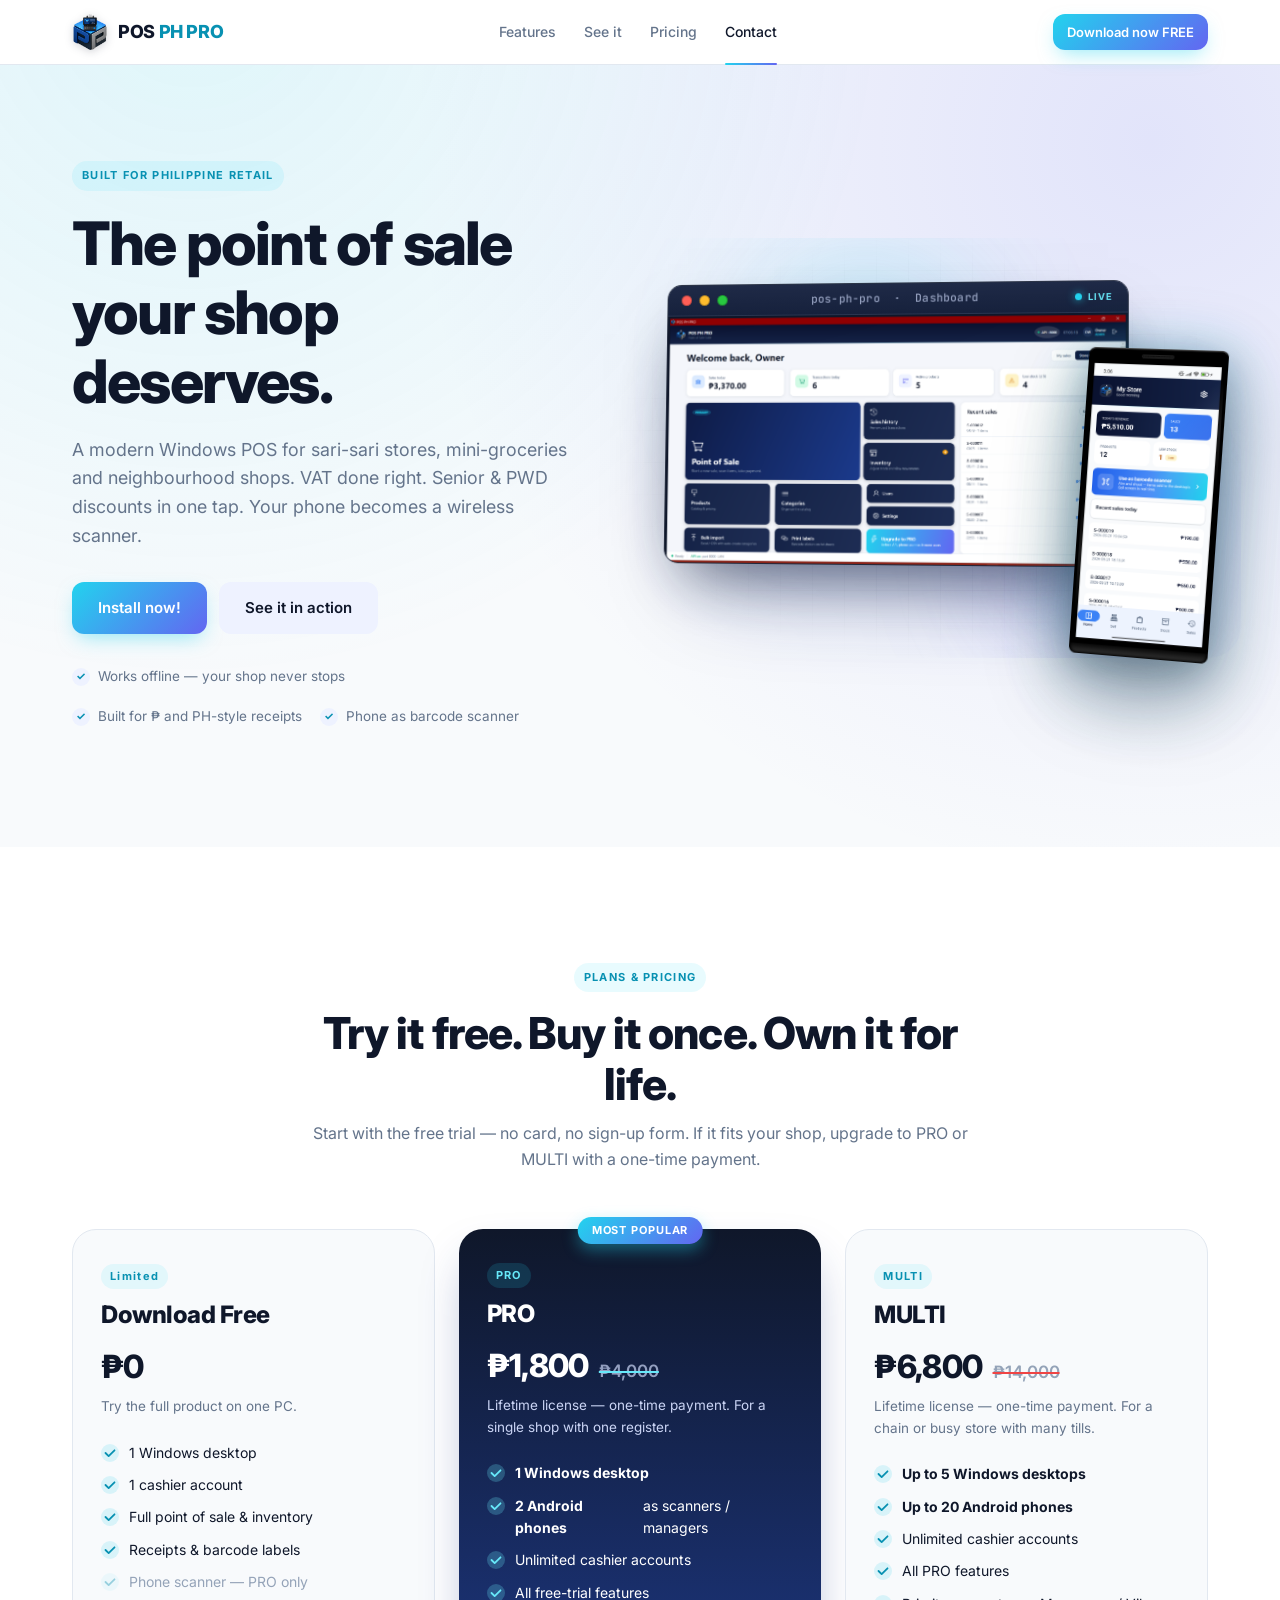
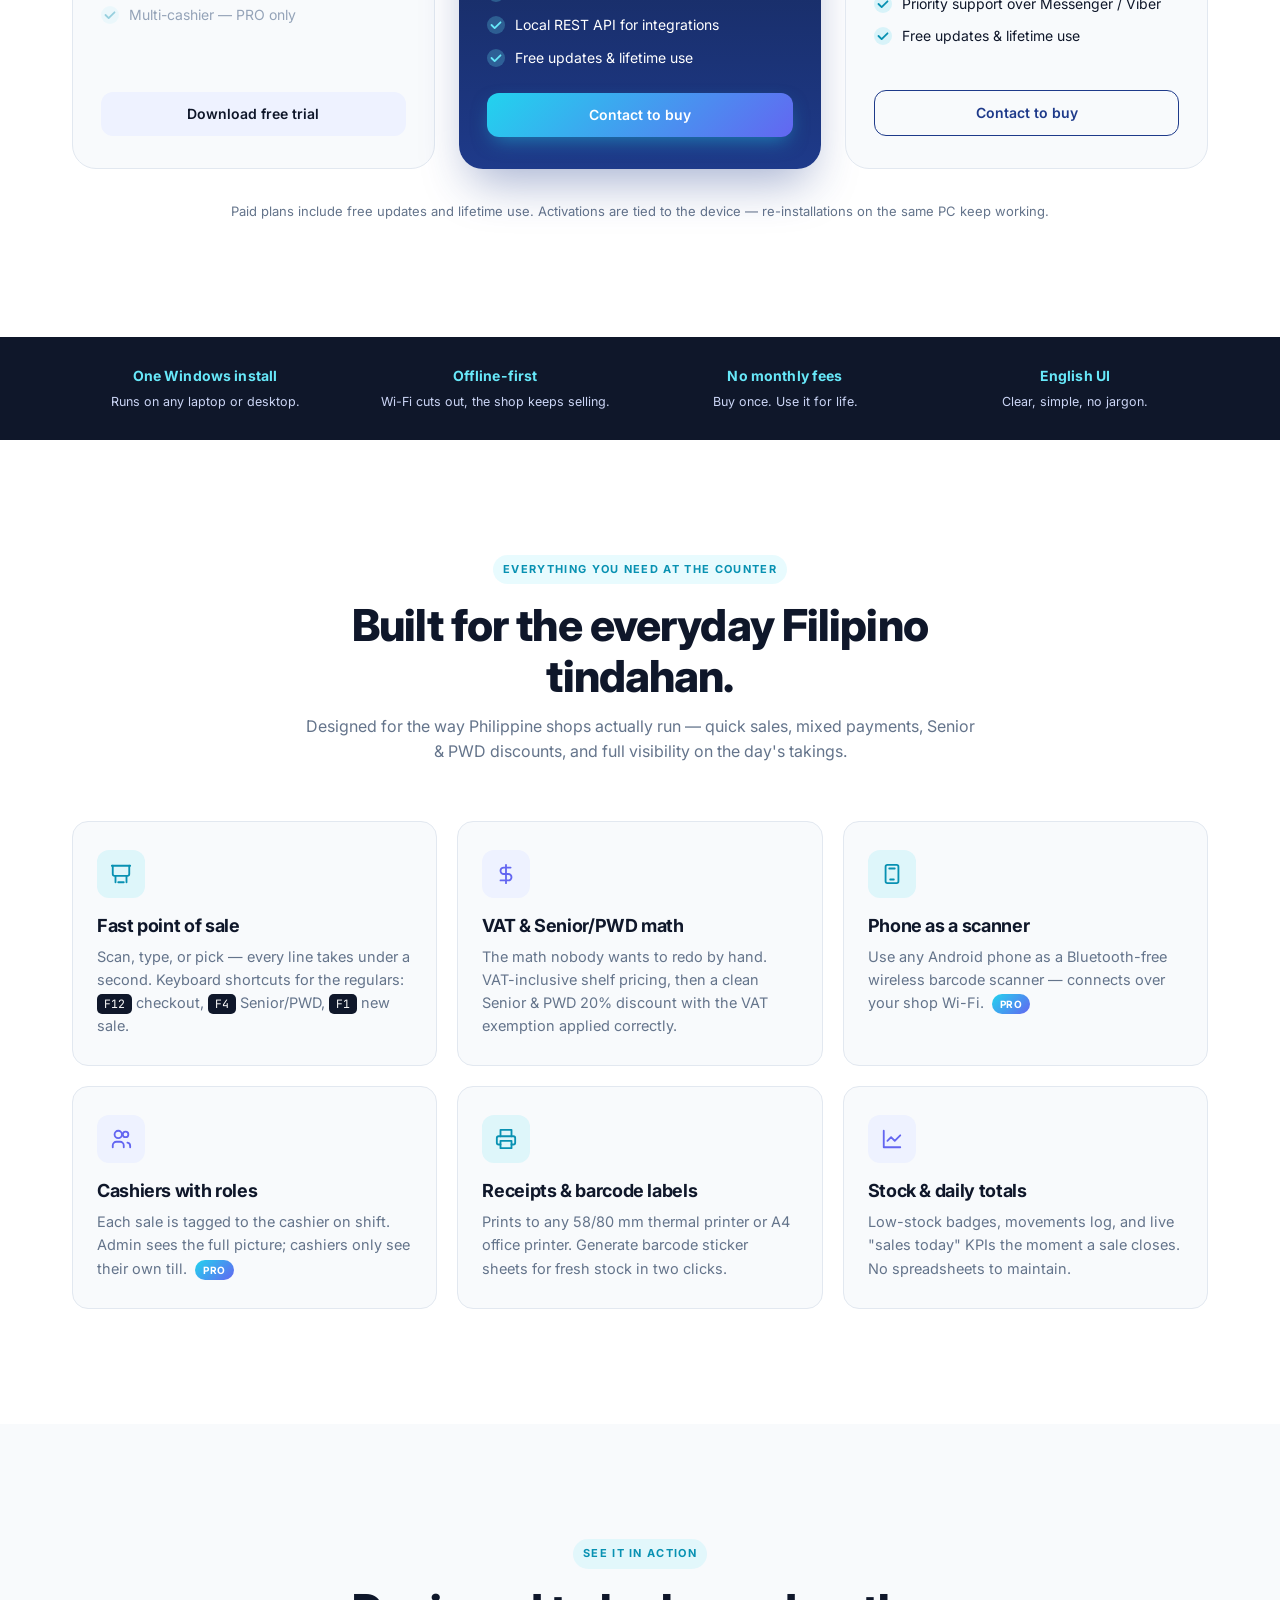
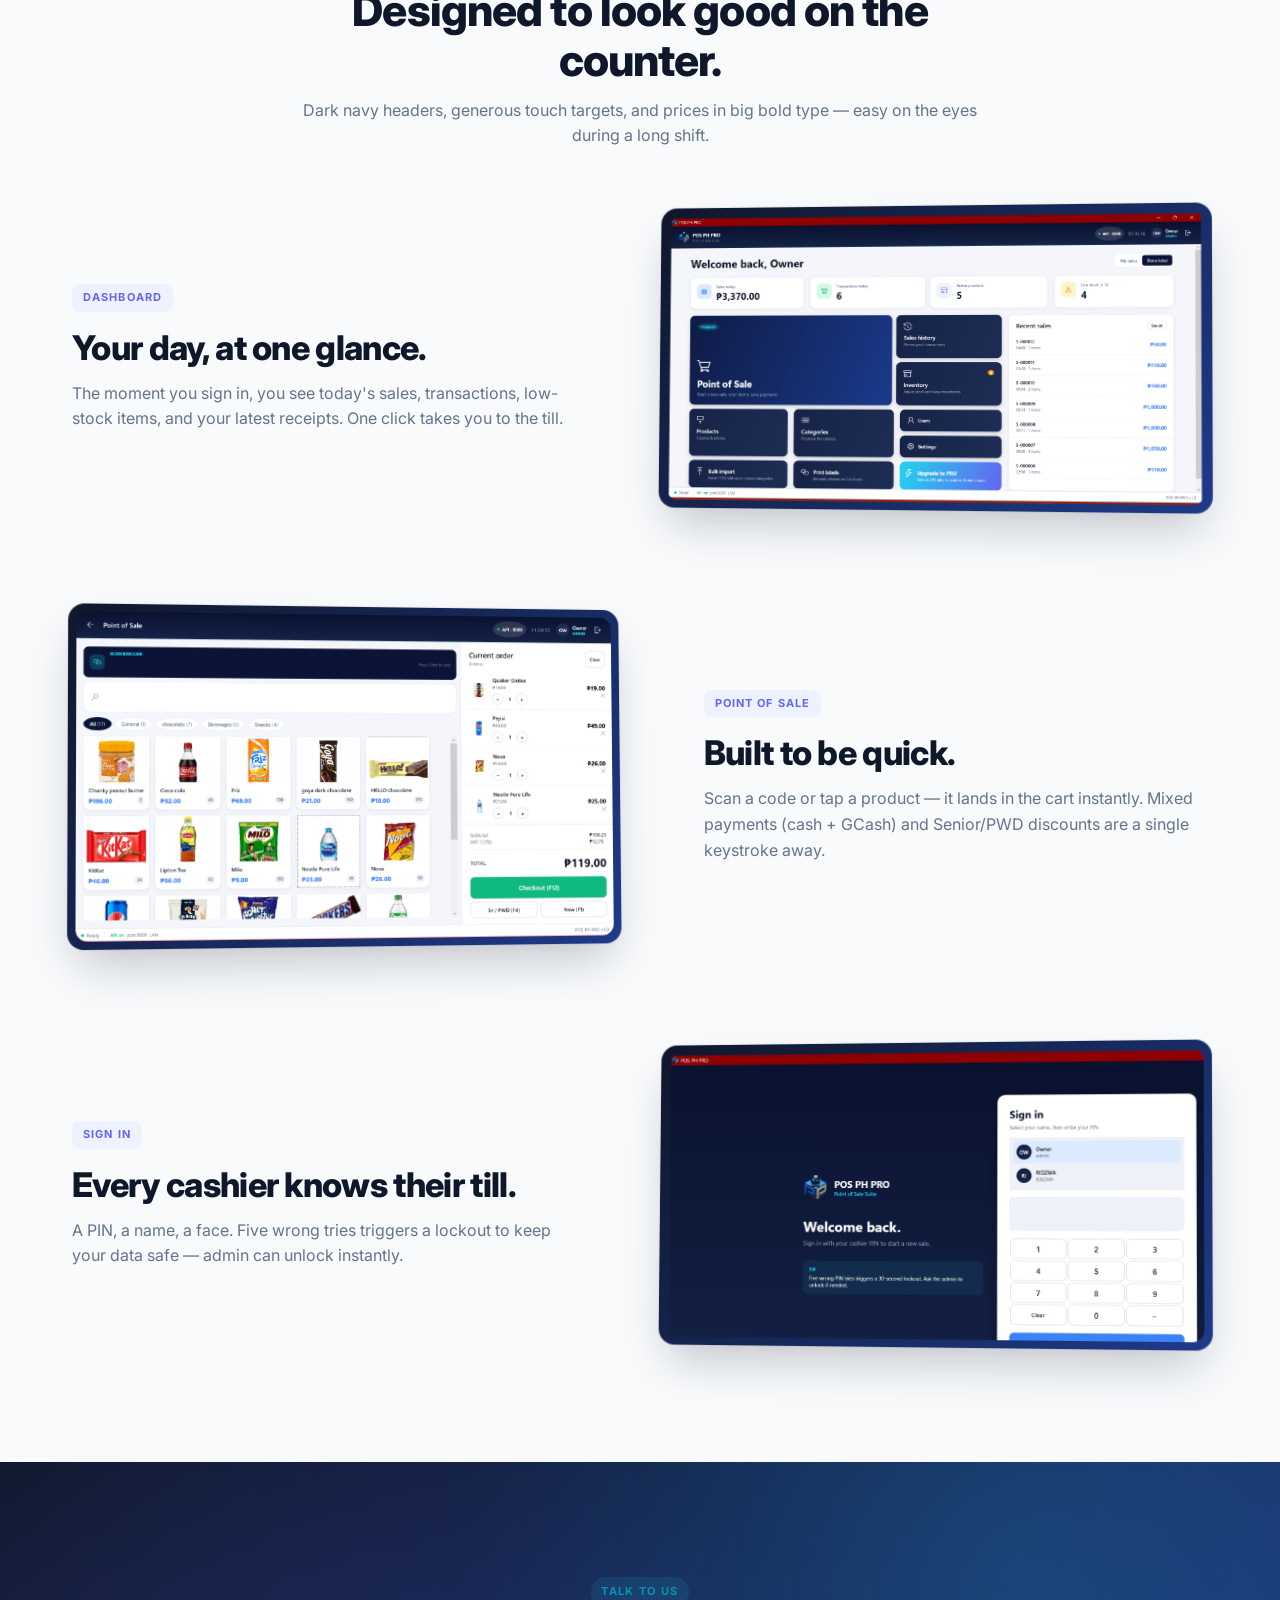
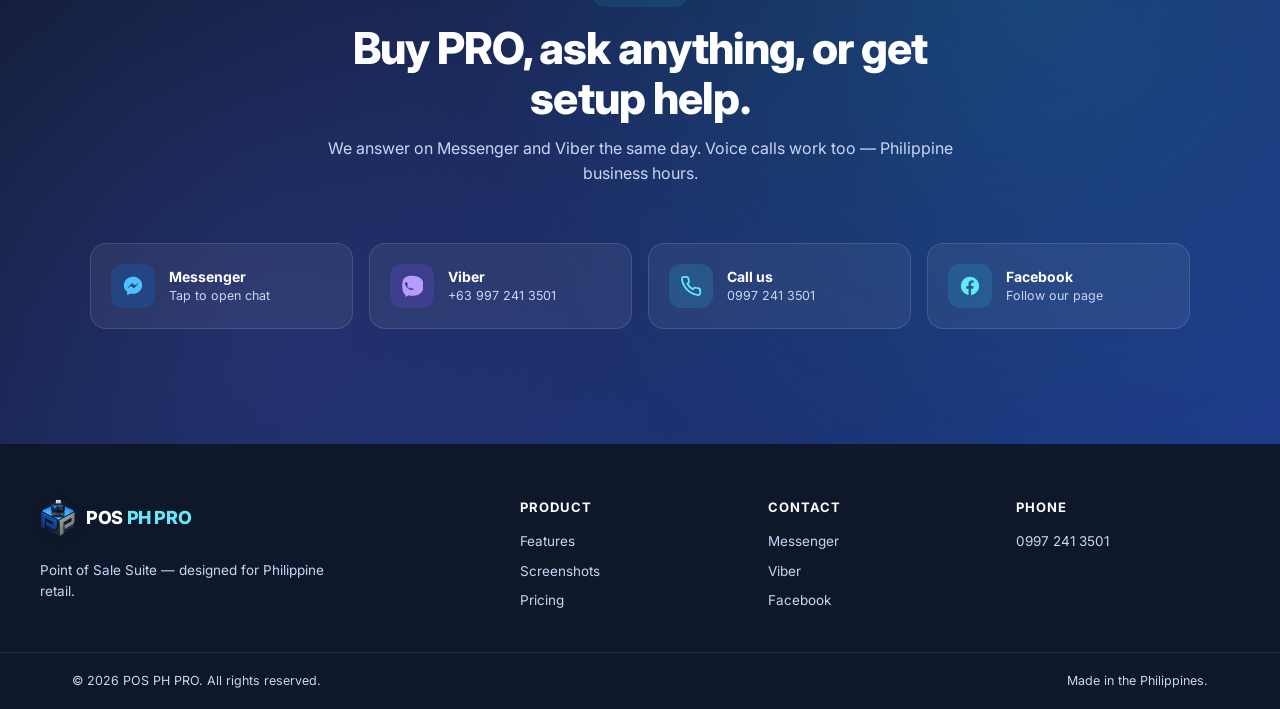
<file: index.html>
<!doctype html>
<html lang="en">
<head>
    <meta charset="utf-8">
    <meta name="viewport" content="width=device-width, initial-scale=1, viewport-fit=cover">
    <meta name="theme-color" content="#0F172A">
    <title>POS PH PRO — Point of Sale Suite for Philippine Retailers</title>
    <meta name="description" content="A modern Windows point of sale built for Philippine retailers. Senior/PWD VAT done right, phone as barcode scanner, offline-first. Free trial available.">

    <!-- Open Graph -->
    <meta property="og:type" content="website">
    <meta property="og:title" content="POS PH PRO — Point of Sale Suite for Philippine Retailers">
    <meta property="og:description" content="A modern Windows point of sale built for Philippine retailers. Free trial available.">
    <meta property="og:image" content="img/screen-dashboard.png">

    <!-- Favicon -->
    <link rel="icon" type="image/png" href="img/logo.png">
    <link rel="apple-touch-icon" href="img/logo.png">

    <link rel="preconnect" href="https://fonts.googleapis.com">
    <link rel="preconnect" href="https://fonts.gstatic.com" crossorigin>
    <link href="https://fonts.googleapis.com/css2?family=Inter:wght@400;500;600;700;800&family=JetBrains+Mono:wght@400;500&display=swap" rel="stylesheet">

    <link rel="stylesheet" href="css/styles.css">

    <!-- Meta Pixel Code · replace 2676601039378438 (2 occurrences) with the ID from Events Manager -->
    <script>
    !function(f,b,e,v,n,t,s)
    {if(f.fbq)return;n=f.fbq=function(){n.callMethod?
    n.callMethod.apply(n,arguments):n.queue.push(arguments)};
    if(!f._fbq)f._fbq=n;n.push=n;n.loaded=!0;n.version='2.0';
    n.queue=[];t=b.createElement(e);t.async=!0;
    t.src=v;s=b.getElementsByTagName(e)[0];
    s.parentNode.insertBefore(t,s)}(window, document,'script',
    'https://connect.facebook.net/en_US/fbevents.js');
    fbq('init', '2676601039378438');
    fbq('track', 'PageView');

    document.addEventListener('click', function (e) {
        var el = e.target.closest('[data-download]');
        if (el && typeof fbq === 'function') {
            fbq('track', 'Lead', { content_name: 'Free Trial Download', source: el.getAttribute('data-download') });
        }
    });
    </script>
    <noscript><img height="1" width="1" style="display:none"
      src="https://www.facebook.com/tr?id=2676601039378438&ev=PageView&noscript=1" alt=""
    /></noscript>
    <!-- End Meta Pixel Code -->
</head>
<body>

    <!-- =============== NAV =============== -->
    <header class="nav" aria-label="Main navigation">
        <div class="container nav__inner">
            <a class="brand" href="#top" aria-label="POS PH PRO home">
                <span class="brand__mark" aria-hidden="true">
                    <img src="img/logo.png" alt="" class="brand__logo">
                </span>
                <span class="brand__name">POS <span class="brand__name--accent">PH PRO</span></span>
            </a>

            <nav class="nav__links" aria-label="Sections">
                <a href="#features">Features</a>
                <a href="#screenshots">See it</a>
                <a href="#price">Pricing</a>
                <a href="#contact">Contact</a>
            </nav>

            <a href="https://mega.nz/file/zs4AWapI#IY4FeGkgvTrXER-WfjqkeJKyg1DS0dPJbMrRI87qyfY" class="btn btn--accent btn--sm" data-download="free-trial" target="_blank" rel="noopener">Download now FREE</a>

            <button class="nav__toggle" aria-label="Open menu" aria-expanded="false" aria-controls="mobileNav">
                <span></span><span></span><span></span>
            </button>
        </div>
        <nav id="mobileNav" class="nav__mobile" aria-label="Mobile menu" hidden>
            <a href="#features">Features</a>
            <a href="#screenshots">See it</a>
            <a href="#price">Pricing</a>
            <a href="#contact">Contact</a>
            <a href="https://mega.nz/file/zs4AWapI#IY4FeGkgvTrXER-WfjqkeJKyg1DS0dPJbMrRI87qyfY" class="btn btn--accent" data-download="free-trial" target="_blank" rel="noopener">Install Now!</a>
        </nav>
    </header>

    <!-- =============== HERO =============== -->
    <section id="top" class="hero">
        <div class="hero__bg" aria-hidden="true"></div>
        <div class="container hero__inner">
            <div class="hero__copy">
                <span class="eyebrow">Built for Philippine retail</span>
                <h1 class="hero__title">
                    The point of sale your shop deserves.
                </h1>
                <p class="hero__lead">
                    A modern Windows POS for sari-sari stores, mini-groceries and neighbourhood shops.
                    VAT done right. Senior &amp; PWD discounts in one tap. Your phone becomes a wireless scanner.
                </p>
                <div class="hero__actions">
                    <a href="https://mega.nz/file/zs4AWapI#IY4FeGkgvTrXER-WfjqkeJKyg1DS0dPJbMrRI87qyfY" class="btn btn--accent btn--lg" data-download="free-trial" target="_blank" rel="noopener">Install now!</a>
                    <a href="#screenshots" class="btn btn--ghost btn--lg">See it in action</a>
                </div>
                <ul class="hero__bullets">
                    <li><span aria-hidden="true">✓</span> Works offline — your shop never stops</li>
                    <li><span aria-hidden="true">✓</span> Built for ₱ and PH-style receipts</li>
                    <li><span aria-hidden="true">✓</span> Phone as barcode scanner</li>
                </ul>
            </div>
            <div class="hero__shot">
                <div class="hero__stage">
                    <div class="hero__aurora" aria-hidden="true">
                        <span class="hero__blob hero__blob--cyan"></span>
                        <span class="hero__blob hero__blob--indigo"></span>
                        <span class="hero__grid"></span>
                    </div>

                    <div class="hero__device">
                        <div class="hero__device-bar" aria-hidden="true">
                            <span class="hero__dot hero__dot--r"></span>
                            <span class="hero__dot hero__dot--y"></span>
                            <span class="hero__dot hero__dot--g"></span>
                            <span class="hero__device-title">pos-ph-pro &nbsp;·&nbsp; Dashboard</span>
                            <span class="hero__device-live"><span></span> LIVE</span>
                        </div>
                        <div class="hero__device-screen">
                            <img src="img/screen-dashboard.png" alt="POS PH PRO dashboard with sales KPIs and quick actions" loading="eager" />
                            <span class="hero__sheen" aria-hidden="true"></span>
                        </div>
                    </div>

                    <div class="hero__phone">
                        <img src="img/POS-android-app.png" alt="POS PH PRO Android companion app showing today's revenue and sales" loading="eager" />
                        <span class="hero__phone-sheen" aria-hidden="true"></span>
                    </div>
                </div>
            </div>
        </div>
    </section>

    <!-- =============== PRICING =============== -->
    <section id="price" class="pricing">
        <div class="container">
            <header class="section-head">
                <span class="eyebrow eyebrow--center">Plans &amp; pricing</span>
                <h2>Try it free. Buy it once. Own it for life.</h2>
                <p>Start with the free trial — no card, no sign-up form. If it fits your shop, upgrade to PRO or MULTI with a one-time payment.</p>
            </header>

            <div class="plans">

                <article class="plan">
                    <header class="plan__head">
                        <span class="plan__tag">Limited</span>
                        <h3 class="plan__name">Download Free</h3>
                        <p class="plan__price"><span class="plan__amt">₱0</span></p>
                        <p class="plan__sub">Try the full product on one PC.</p>
                    </header>
                    <ul class="plan__list">
                        <li>1 Windows desktop</li>
                        <li>1 cashier account</li>
                        <li>Full point of sale &amp; inventory</li>
                        <li>Receipts &amp; barcode labels</li>
                        <li class="plan__list-muted">Phone scanner — PRO only</li>
                        <li class="plan__list-muted">Multi-cashier — PRO only</li>
                    </ul>
                    <a href="https://mega.nz/file/zs4AWapI#IY4FeGkgvTrXER-WfjqkeJKyg1DS0dPJbMrRI87qyfY" class="btn btn--ghost btn--full" data-download="free-trial" target="_blank" rel="noopener">
                        Download free trial
                    </a>
                </article>

                <article class="plan plan--feature">
                    <span class="plan__ribbon">Most popular</span>
                    <header class="plan__head">
                        <span class="plan__tag">PRO</span>
                        <h3 class="plan__name">PRO</h3>
                        <p class="plan__price">
                            <span class="plan__was">₱4,000</span>
                            <span class="plan__amt">₱1,800</span>
                        </p>
                        <p class="plan__sub">Lifetime license — one-time payment. For a single shop with one register.</p>
                    </header>
                    <ul class="plan__list">
                        <li><strong>1 Windows desktop</strong></li>
                        <li><strong>2 Android phones</strong> as scanners / managers</li>
                        <li>Unlimited cashier accounts</li>
                        <li>All free-trial features</li>
                        <li>Local REST API for integrations</li>
                        <li>Free updates &amp; lifetime use</li>
                    </ul>
                    <a href="#contact" class="btn btn--accent btn--full">Contact to buy</a>
                </article>

                <article class="plan">
                    <header class="plan__head">
                        <span class="plan__tag">MULTI</span>
                        <h3 class="plan__name">MULTI</h3>
                        <p class="plan__price">
                            <span class="plan__was">₱14,000</span>
                            <span class="plan__amt">₱6,800</span>
                        </p>
                        <p class="plan__sub">Lifetime license — one-time payment. For a chain or busy store with many tills.</p>
                    </header>
                    <ul class="plan__list">
                        <li><strong>Up to 5 Windows desktops</strong></li>
                        <li><strong>Up to 20 Android phones</strong></li>
                        <li>Unlimited cashier accounts</li>
                        <li>All PRO features</li>
                        <li>Priority support over Messenger / Viber</li>
                        <li>Free updates &amp; lifetime use</li>
                    </ul>
                    <a href="#contact" class="btn btn--accent-outline btn--full">Contact to buy</a>
                </article>

            </div>

            <p class="pricing__fineprint">
                Paid plans include free updates and lifetime use. Activations are tied to the device — re-installations on the same PC keep working.
            </p>
        </div>
    </section>

    <!-- =============== TRUST STRIP =============== -->
    <section class="trust" aria-label="Why retailers pick us">
        <div class="container trust__inner">
            <div class="trust__item"><strong>One Windows install</strong><span>Runs on any laptop or desktop.</span></div>
            <div class="trust__item"><strong>Offline-first</strong><span>Wi-Fi cuts out, the shop keeps selling.</span></div>
            <div class="trust__item"><strong>No monthly fees</strong><span>Buy once. Use it for life.</span></div>
            <div class="trust__item"><strong>English UI</strong><span>Clear, simple, no jargon.</span></div>
        </div>
    </section>

    <!-- =============== FEATURES =============== -->
    <section id="features" class="features">
        <div class="container">
            <header class="section-head">
                <span class="eyebrow eyebrow--center">Everything you need at the counter</span>
                <h2>Built for the everyday Filipino tindahan.</h2>
                <p>Designed for the way Philippine shops actually run — quick sales, mixed payments, Senior &amp; PWD discounts, and full visibility on the day's takings.</p>
            </header>

            <div class="feature-grid">
                <article class="feature-card">
                    <div class="feature-card__icon feature-card__icon--cyan">
                        <svg viewBox="0 0 24 24" fill="none" stroke="currentColor" stroke-width="2" stroke-linecap="round" stroke-linejoin="round"><path d="M2 3h20"/><path d="M21 3v9a2 2 0 0 1-2 2H5a2 2 0 0 1-2-2V3"/><path d="M6 21v-7"/><path d="M18 21v-7"/><path d="M9 21h6"/></svg>
                    </div>
                    <h3>Fast point of sale</h3>
                    <p>Scan, type, or pick — every line takes under a second. Keyboard shortcuts for the regulars: <kbd>F12</kbd> checkout, <kbd>F4</kbd> Senior/PWD, <kbd>F1</kbd> new sale.</p>
                </article>

                <article class="feature-card">
                    <div class="feature-card__icon feature-card__icon--indigo">
                        <svg viewBox="0 0 24 24" fill="none" stroke="currentColor" stroke-width="2" stroke-linecap="round" stroke-linejoin="round"><path d="M12 2v20"/><path d="M17 5H9.5a3.5 3.5 0 0 0 0 7h5a3.5 3.5 0 0 1 0 7H6"/></svg>
                    </div>
                    <h3>VAT &amp; Senior/PWD math</h3>
                    <p>The math nobody wants to redo by hand. VAT-inclusive shelf pricing, then a clean Senior &amp; PWD 20% discount with the VAT exemption applied correctly.</p>
                </article>

                <article class="feature-card">
                    <div class="feature-card__icon feature-card__icon--cyan">
                        <svg viewBox="0 0 24 24" fill="none" stroke="currentColor" stroke-width="2" stroke-linecap="round" stroke-linejoin="round"><rect x="5" y="2" width="14" height="20" rx="2"/><path d="M10 18h4"/><path d="M9 6h6"/></svg>
                    </div>
                    <h3>Phone as a scanner</h3>
                    <p>Use any Android phone as a Bluetooth-free wireless barcode scanner — connects over your shop Wi-Fi. <span class="pill">PRO</span></p>
                </article>

                <article class="feature-card">
                    <div class="feature-card__icon feature-card__icon--indigo">
                        <svg viewBox="0 0 24 24" fill="none" stroke="currentColor" stroke-width="2" stroke-linecap="round" stroke-linejoin="round"><circle cx="9" cy="7" r="4"/><path d="M3 21v-2a4 4 0 0 1 4-4h4a4 4 0 0 1 4 4v2"/><circle cx="17" cy="7" r="3"/><path d="M22 21v-1.5a3.5 3.5 0 0 0-3-3.46"/></svg>
                    </div>
                    <h3>Cashiers with roles</h3>
                    <p>Each sale is tagged to the cashier on shift. Admin sees the full picture; cashiers only see their own till. <span class="pill">PRO</span></p>
                </article>

                <article class="feature-card">
                    <div class="feature-card__icon feature-card__icon--cyan">
                        <svg viewBox="0 0 24 24" fill="none" stroke="currentColor" stroke-width="2" stroke-linecap="round" stroke-linejoin="round"><path d="M6 9V2h12v7"/><rect x="6" y="14" width="12" height="8"/><path d="M6 18H4a2 2 0 0 1-2-2v-5a2 2 0 0 1 2-2h16a2 2 0 0 1 2 2v5a2 2 0 0 1-2 2h-2"/></svg>
                    </div>
                    <h3>Receipts &amp; barcode labels</h3>
                    <p>Prints to any 58/80 mm thermal printer or A4 office printer. Generate barcode sticker sheets for fresh stock in two clicks.</p>
                </article>

                <article class="feature-card">
                    <div class="feature-card__icon feature-card__icon--indigo">
                        <svg viewBox="0 0 24 24" fill="none" stroke="currentColor" stroke-width="2" stroke-linecap="round" stroke-linejoin="round"><path d="M3 3v18h18"/><path d="M7 14l4-4 4 4 6-6"/></svg>
                    </div>
                    <h3>Stock &amp; daily totals</h3>
                    <p>Low-stock badges, movements log, and live "sales today" KPIs the moment a sale closes. No spreadsheets to maintain.</p>
                </article>
            </div>
        </div>
    </section>

    <!-- =============== SCREENSHOTS =============== -->
    <section id="screenshots" class="shots">
        <div class="container">
            <header class="section-head">
                <span class="eyebrow eyebrow--center">See it in action</span>
                <h2>Designed to look good on the counter.</h2>
                <p>Dark navy headers, generous touch targets, and prices in big bold type — easy on the eyes during a long shift.</p>
            </header>

            <div class="shots__row">
                <div class="shots__copy">
                    <span class="badge">Dashboard</span>
                    <h3>Your day, at one glance.</h3>
                    <p>The moment you sign in, you see today's sales, transactions, low-stock items, and your latest receipts. One click takes you to the till.</p>
                </div>
                <div class="shots__art shots__art--right">
                    <div class="shot-frame shot-frame--tilt">
                        <img src="img/screen-dashboard.png" alt="POS PH PRO dashboard">
                    </div>
                </div>
            </div>

            <div class="shots__row shots__row--reverse">
                <div class="shots__copy">
                    <span class="badge">Point of Sale</span>
                    <h3>Built to be quick.</h3>
                    <p>Scan a code or tap a product — it lands in the cart instantly. Mixed payments (cash + GCash) and Senior/PWD discounts are a single keystroke away.</p>
                </div>
                <div class="shots__art shots__art--left">
                    <div class="shot-frame shot-frame--tilt shot-frame--tilt-reverse">
                        <img src="img/screen-sell.png" alt="Point of Sale screen with product grid and order panel">
                    </div>
                </div>
            </div>

            <div class="shots__row">
                <div class="shots__copy">
                    <span class="badge">Sign in</span>
                    <h3>Every cashier knows their till.</h3>
                    <p>A PIN, a name, a face. Five wrong tries triggers a lockout to keep your data safe — admin can unlock instantly.</p>
                </div>
                <div class="shots__art shots__art--right">
                    <div class="shot-frame shot-frame--tilt">
                        <img src="img/screen-login.png" alt="Sign-in screen with name picker and numeric keypad">
                    </div>
                </div>
            </div>
        </div>
    </section>

    <!-- =============== CONTACT =============== -->
    <section id="contact" class="contact">
        <div class="contact__bg" aria-hidden="true"></div>
        <div class="container">
            <header class="section-head section-head--light">
                <span class="eyebrow eyebrow--center">Talk to us</span>
                <h2>Buy PRO, ask anything, or get setup help.</h2>
                <p>We answer on Messenger and Viber the same day. Voice calls work too — Philippine business hours.</p>
            </header>

            <div class="contact-grid">

                <a class="contact-card contact-card--messenger" href="https://m.me/1169201992934401" target="_blank" rel="noopener">
                    <div class="contact-card__icon">
                        <svg viewBox="0 0 24 24" fill="currentColor"><path d="M12 2C6.5 2 2 6.13 2 11.22c0 2.88 1.43 5.45 3.67 7.13V22l3.36-1.84c.93.26 1.93.4 2.97.4 5.5 0 10-4.13 10-9.34S17.5 2 12 2Zm.95 12.6-2.55-2.73L5.5 14.6 11 8.7l2.6 2.73L18.45 8.7l-5.5 5.9Z"/></svg>
                    </div>
                    <div class="contact-card__body">
                        <strong>Messenger</strong>
                        <span>Tap to open chat</span>
                    </div>
                    <span class="contact-card__cta">Open →</span>
                </a>

                <a class="contact-card contact-card--viber" href="viber://chat?number=%2B639972413501">
                    <div class="contact-card__icon">
                        <svg viewBox="0 0 24 24" fill="currentColor"><path d="M14.7 1.2c-3.6-.6-7.7-.4-10.5 1.9-2 1.7-2.8 4.4-2.9 7.2 0 2.8 0 5.6 1.2 8.2.7 1.4 1.5 2.7 2.4 3.9V24l3.4-1.9c1.3.4 2.6.6 3.9.6 4.7 0 9.1-1.7 11.2-5.6 1.4-2.6 1.6-5.7 1-8.6-1-4.5-4.5-6.8-9.7-7.3Zm-2.5 14.6-.4.4c-.6.2-1.3 0-1.9-.2-1.6-.7-2.9-1.7-4-3.1-.7-.9-1.3-1.9-1.6-3-.2-.7-.2-1.3.4-1.8l.5-.4c.3-.2.6-.2.8.1l1.5 1.8c.2.3.2.6 0 .8l-.6.5c-.2.2-.3.4-.1.7.6 1.3 1.7 2.5 3 3.2.3.1.5.1.7-.1l.6-.6c.2-.2.5-.2.8 0l1.8 1.4c.3.3.3.6.1.9Z"/></svg>
                    </div>
                    <div class="contact-card__body">
                        <strong>Viber</strong>
                        <span>+63 997 241 3501</span>
                    </div>
                    <span class="contact-card__cta">Chat →</span>
                </a>

                <a class="contact-card" href="tel:+639972413501">
                    <div class="contact-card__icon">
                        <svg viewBox="0 0 24 24" fill="none" stroke="currentColor" stroke-width="2" stroke-linecap="round" stroke-linejoin="round"><path d="M22 16.92v3a2 2 0 0 1-2.18 2 19.79 19.79 0 0 1-8.63-3.07 19.5 19.5 0 0 1-6-6 19.79 19.79 0 0 1-3.07-8.67A2 2 0 0 1 4.11 2h3a2 2 0 0 1 2 1.72c.12.86.31 1.71.57 2.53a2 2 0 0 1-.45 2.11L8 9.56a16 16 0 0 0 6 6l1.2-1.2a2 2 0 0 1 2.11-.45c.82.26 1.67.45 2.53.57A2 2 0 0 1 22 16.92Z"/></svg>
                    </div>
                    <div class="contact-card__body">
                        <strong>Call us</strong>
                        <span>0997 241 3501</span>
                    </div>
                    <span class="contact-card__cta">Dial →</span>
                </a>

                <a class="contact-card" href="https://www.facebook.com/share/1BUa8B3UhY/" target="_blank" rel="noopener">
                    <div class="contact-card__icon">
                        <svg viewBox="0 0 24 24" fill="currentColor"><path d="M22 12a10 10 0 1 0-11.6 9.9v-7H8v-3h2.4V9.6c0-2.4 1.4-3.7 3.6-3.7 1 0 2 .2 2 .2v2.3h-1.2c-1.2 0-1.6.7-1.6 1.5V12h2.7l-.4 3h-2.3v7A10 10 0 0 0 22 12Z"/></svg>
                    </div>
                    <div class="contact-card__body">
                        <strong>Facebook</strong>
                        <span>Follow our page</span>
                    </div>
                    <span class="contact-card__cta">Visit →</span>
                </a>

            </div>
        </div>
    </section>

    <!-- =============== FOOTER =============== -->
    <footer class="foot">
        <div class="container foot__inner">
            <div class="foot__left">
                <a class="brand brand--light" href="#top" aria-label="POS PH PRO home">
                    <span class="brand__mark">
                        <img src="img/logo.png" alt="" class="brand__logo">
                    </span>
                    <span class="brand__name">POS <span class="brand__name--accent">PH PRO</span></span>
                </a>
                <p class="foot__tagline">Point of Sale Suite — designed for Philippine retail.</p>
            </div>
            <div class="foot__cols">
                <div>
                    <h4>Product</h4>
                    <a href="#features">Features</a>
                    <a href="#screenshots">Screenshots</a>
                    <a href="#price">Pricing</a>
                </div>
                <div>
                    <h4>Contact</h4>
                    <a href="https://m.me/1169201992934401" target="_blank" rel="noopener">Messenger</a>
                    <a href="viber://chat?number=%2B639972413501">Viber</a>
                    <a href="https://www.facebook.com/share/1BUa8B3UhY/" target="_blank" rel="noopener">Facebook</a>
                </div>
                <div>
                    <h4>Phone</h4>
                    <a href="tel:+639972413501">0997 241 3501</a>
                </div>
            </div>
        </div>
        <div class="foot__copy">
            <div class="container">
                <span>© 2026 POS PH PRO. All rights reserved.</span>
                <span>Made in the Philippines.</span>
            </div>
        </div>
    </footer>

    <script src="js/main.js" defer></script>
</body>
</html>
</file>
<file: css/styles.css>
/* =========================================================
   POS PH PRO — Landing Page
   Design system: Navy futurista (matches the WPF app)
   ========================================================= */

:root {
    /* Brand palette */
    --navy-deep: #0F172A;
    --navy: #1E3A8A;
    --navy-soft: #1E40AF;
    --accent: #22D3EE;
    --accent-deep: #0891B2;
    --accent-glow: #67E8F9;
    --indigo: #6366F1;
    --indigo-soft: #EEF2FF;

    /* Ink */
    --ink: #0F172A;
    --ink-muted: #64748B;
    --ink-faint: #94A3B8;
    --ink-on-dark: #FFFFFF;
    --ink-on-dark-muted: #CBD5F5;

    /* Surfaces */
    --surface: #F8FAFC;
    --surface-muted: #EEF2FF;
    --surface-white: #FFFFFF;
    --border: #E2E8F0;
    --border-strong: #CBD5E1;

    /* Status */
    --success: #10B981;
    --warning: #F59E0B;
    --danger: #EF4444;

    /* Radius & shadows */
    --r-sm: 8px;
    --r-md: 12px;
    --r-lg: 16px;
    --r-xl: 24px;

    --shadow-sm: 0 1px 2px rgba(15, 23, 42, 0.05);
    --shadow-md: 0 8px 24px rgba(15, 23, 42, 0.08);
    --shadow-lg: 0 24px 48px -12px rgba(15, 23, 42, 0.25);

    /* Typography */
    --font-sans: 'Inter', system-ui, -apple-system, 'Segoe UI', Roboto, sans-serif;
    --font-mono: 'JetBrains Mono', Menlo, Consolas, monospace;

    /* Container */
    --container-max: 1200px;
    --container-pad: clamp(16px, 4vw, 32px);
}

/* ============= RESET ============= */
*, *::before, *::after { box-sizing: border-box; }
html { scroll-behavior: smooth; -webkit-text-size-adjust: 100%; }
body {
    margin: 0;
    font-family: var(--font-sans);
    color: var(--ink);
    background: var(--surface-white);
    line-height: 1.6;
    -webkit-font-smoothing: antialiased;
    -moz-osx-font-smoothing: grayscale;
}
img, svg { display: block; max-width: 100%; }
a { color: inherit; text-decoration: none; }
button { font-family: inherit; cursor: pointer; border: 0; background: none; }
h1, h2, h3, h4 { margin: 0; line-height: 1.15; letter-spacing: -0.02em; }
p { margin: 0; }
ul { margin: 0; padding: 0; list-style: none; }

.container {
    width: 100%;
    max-width: var(--container-max);
    margin-inline: auto;
    padding-inline: var(--container-pad);
}

/* ============= TYPOGRAPHY ============= */
.eyebrow {
    display: inline-block;
    text-transform: uppercase;
    font-size: 11px;
    font-weight: 700;
    letter-spacing: 0.12em;
    color: var(--accent-deep);
    background: rgba(34, 211, 238, 0.1);
    padding: 6px 10px;
    border-radius: 999px;
}
.eyebrow--center { display: block; width: max-content; margin-inline: auto; }

.section-head {
    text-align: center;
    max-width: 680px;
    margin: 0 auto 56px;
}
.section-head h2 {
    font-size: clamp(28px, 4vw, 44px);
    font-weight: 800;
    margin: 16px 0 12px;
}
.section-head p {
    color: var(--ink-muted);
    font-size: 16px;
}
.section-head--light h2 { color: var(--ink-on-dark); }
.section-head--light p { color: var(--ink-on-dark-muted); }

/* ============= BUTTONS ============= */
.btn {
    display: inline-flex;
    align-items: center;
    justify-content: center;
    gap: 8px;
    padding: 11px 20px;
    border-radius: var(--r-md);
    font-weight: 600;
    font-size: 14px;
    transition: transform .15s ease, box-shadow .15s ease, background .15s ease, color .15s ease;
    white-space: nowrap;
    cursor: pointer;
    text-align: center;
}
.btn:hover { transform: translateY(-1px); }
.btn--sm { padding: 8px 14px; font-size: 13px; }
.btn--lg { padding: 14px 26px; font-size: 15px; }
.btn--full { width: 100%; }

.btn--accent {
    background: linear-gradient(135deg, var(--accent), var(--indigo));
    color: #fff;
    box-shadow: 0 8px 20px -6px rgba(34, 211, 238, 0.5);
}
.btn--accent:hover { box-shadow: 0 12px 28px -6px rgba(34, 211, 238, 0.6); }

.btn--accent-outline {
    background: transparent;
    color: var(--navy);
    border: 1.5px solid var(--navy);
}
.btn--accent-outline:hover { background: var(--navy); color: #fff; }

.btn--ghost {
    background: var(--surface-muted);
    color: var(--ink);
}
.btn--ghost:hover { background: var(--border); }

/* ============= NAV ============= */
.nav {
    position: sticky; top: 0; z-index: 100;
    background: rgba(255,255,255,0.85);
    backdrop-filter: saturate(180%) blur(16px);
    -webkit-backdrop-filter: saturate(180%) blur(16px);
    border-bottom: 1px solid var(--border);
}
.nav__inner {
    display: flex;
    align-items: center;
    justify-content: space-between;
    height: 64px;
    gap: 24px;
}
.brand {
    display: inline-flex;
    align-items: center;
    gap: 10px;
    font-weight: 800;
    font-size: 18px;
    color: var(--ink);
    letter-spacing: -0.02em;
}
.brand--light { color: #fff; }
.brand__mark {
    width: 36px; height: 36px;
    display: inline-flex;
    align-items: center; justify-content: center;
    flex: none;
}
.brand__logo {
    width: 100%; height: 100%;
    object-fit: contain;
    filter: drop-shadow(0 2px 4px rgba(15, 23, 42, 0.18));
}
.brand__name--accent { color: var(--accent-deep); }
.brand--light .brand__name--accent { color: var(--accent-glow); }

.nav__links {
    display: flex; gap: 28px; align-items: center;
}
.nav__links a {
    font-size: 14px;
    color: var(--ink-muted);
    font-weight: 500;
    transition: color .15s ease;
}
.nav__links a:hover { color: var(--ink); }

.nav__toggle {
    display: none;
    width: 40px; height: 40px;
    flex-direction: column; gap: 5px;
    align-items: center; justify-content: center;
}
.nav__toggle span {
    display: block; width: 20px; height: 2px;
    background: var(--ink); border-radius: 1px;
    transition: transform .2s ease, opacity .2s ease;
}

.nav__mobile {
    display: none;
    flex-direction: column;
    padding: 16px var(--container-pad) 20px;
    gap: 12px;
    border-top: 1px solid var(--border);
    background: #fff;
}
.nav__mobile a { color: var(--ink); font-weight: 500; }
.nav__mobile a.btn { margin-top: 8px; }
.nav__mobile[hidden] { display: none !important; }

/* ============= HERO ============= */
.hero {
    position: relative;
    overflow: hidden;
    padding: clamp(48px, 8vw, 96px) 0 clamp(56px, 10vw, 120px);
    background: var(--surface);
}
.hero__bg {
    position: absolute; inset: 0;
    background:
        radial-gradient(circle at 15% -10%, rgba(34, 211, 238, 0.12), transparent 50%),
        radial-gradient(circle at 90% 10%, rgba(99, 102, 241, 0.15), transparent 55%);
    pointer-events: none;
}
.hero__inner {
    position: relative;
    display: grid;
    grid-template-columns: 1fr 1.1fr;
    gap: clamp(40px, 6vw, 80px);
    align-items: center;
}
.hero__title {
    font-size: clamp(34px, 5.5vw, 60px);
    font-weight: 800;
    letter-spacing: -0.03em;
    margin: 18px 0 20px;
    color: var(--ink);
}
.hero__lead {
    font-size: clamp(15px, 1.4vw, 18px);
    color: var(--ink-muted);
    max-width: 540px;
    margin-bottom: 32px;
}
.hero__actions { display: flex; flex-wrap: wrap; gap: 12px; }
.hero__bullets {
    margin-top: 32px;
    display: flex; flex-wrap: wrap; gap: 18px;
}
.hero__bullets li {
    display: inline-flex; align-items: center; gap: 8px;
    font-size: 13.5px; color: var(--ink-muted);
}
.hero__bullets span {
    display: inline-flex; align-items: center; justify-content: center;
    width: 18px; height: 18px;
    background: var(--surface-muted);
    color: var(--accent-deep);
    border-radius: 50%;
    font-size: 11px; font-weight: 700;
}

/* Screenshot frame */
.shot-frame {
    position: relative;
    border-radius: var(--r-lg);
    background: linear-gradient(135deg, var(--navy-deep), var(--navy));
    padding: 8px;
    box-shadow: var(--shadow-lg), 0 0 0 1px rgba(15, 23, 42, 0.06);
    overflow: hidden;
}
.shot-frame::before {
    content: '';
    position: absolute; inset: -2px;
    background: linear-gradient(135deg, var(--accent), var(--indigo));
    border-radius: inherit;
    z-index: -1;
    opacity: 0;
    transition: opacity .25s ease;
}
.shot-frame:hover::before { opacity: .4; }
.shot-frame img {
    border-radius: calc(var(--r-lg) - 4px);
    width: 100%;
    height: auto;
    display: block;
}
.shot-frame--tilt { transform: perspective(1400px) rotateY(-6deg) rotateX(2deg); }
.shot-frame--tilt-reverse { transform: perspective(1400px) rotateY(6deg) rotateX(2deg); }

/* ============= HERO STAGE — renewed device showcase ============= */
.hero__stage {
    position: relative;
    isolation: isolate;
    padding: 14px clamp(40px, 7vw, 80px) clamp(28px, 5vw, 56px) 0;
    perspective: 1800px;
}

/* ---- Aurora backdrop ---- */
.hero__aurora {
    position: absolute;
    inset: -8% -6% -10% -6%;
    z-index: -2;
    pointer-events: none;
    overflow: hidden;
    border-radius: 32px;
}
.hero__blob {
    position: absolute;
    width: 55%;
    aspect-ratio: 1;
    border-radius: 50%;
    filter: blur(60px);
    opacity: .55;
    will-change: transform;
}
.hero__blob--cyan {
    top: -10%; left: 12%;
    background: radial-gradient(circle, rgba(34, 211, 238, 0.65), transparent 65%);
    animation: heroBlobA 14s ease-in-out infinite;
}
.hero__blob--indigo {
    bottom: -15%; right: -5%;
    background: radial-gradient(circle, rgba(99, 102, 241, 0.55), transparent 65%);
    animation: heroBlobB 16s ease-in-out infinite;
}
.hero__grid {
    position: absolute;
    inset: 0;
    background-image:
        linear-gradient(rgba(15, 23, 42, 0.06) 1px, transparent 1px),
        linear-gradient(90deg, rgba(15, 23, 42, 0.06) 1px, transparent 1px);
    background-size: 32px 32px;
    mask-image: radial-gradient(ellipse at center, #000 35%, transparent 75%);
    -webkit-mask-image: radial-gradient(ellipse at center, #000 35%, transparent 75%);
    opacity: .6;
}
@keyframes heroBlobA {
    0%, 100% { transform: translate(0, 0) scale(1); }
    50%      { transform: translate(20px, -15px) scale(1.08); }
}
@keyframes heroBlobB {
    0%, 100% { transform: translate(0, 0) scale(1); }
    50%      { transform: translate(-25px, 12px) scale(1.1); }
}

/* ---- Desktop device (browser/window mockup) ---- */
.hero__device {
    position: relative;
    background: linear-gradient(180deg, #1B2540 0%, #0F172A 100%);
    border-radius: 14px;
    box-shadow:
        0 1px 0 rgba(255, 255, 255, 0.06) inset,
        0 0 0 1px rgba(15, 23, 42, 0.85),
        0 30px 60px -20px rgba(15, 23, 42, 0.55),
        0 50px 100px -40px rgba(30, 58, 138, 0.45);
    transform: perspective(2000px) rotateY(-4deg) rotateX(2deg);
    transform-origin: center right;
    transition: transform .5s ease;
    overflow: hidden;
}
.hero__stage:hover .hero__device {
    transform: perspective(2000px) rotateY(-2deg) rotateX(1deg) translateY(-2px);
}
.hero__device-bar {
    display: flex;
    align-items: center;
    gap: 8px;
    height: 32px;
    padding: 0 14px;
    background: linear-gradient(180deg, #1F2A47 0%, #16213C 100%);
    border-bottom: 1px solid rgba(255, 255, 255, 0.05);
    position: relative;
}
.hero__dot {
    width: 11px; height: 11px;
    border-radius: 50%;
    flex: none;
    box-shadow: 0 0 0 1px rgba(0, 0, 0, 0.25) inset;
}
.hero__dot--r { background: #FF5F57; }
.hero__dot--y { background: #FEBC2E; }
.hero__dot--g { background: #28C840; }
.hero__device-title {
    position: absolute;
    left: 50%;
    transform: translateX(-50%);
    color: rgba(203, 213, 245, 0.7);
    font-size: 11.5px;
    font-weight: 500;
    letter-spacing: 0.02em;
    font-family: var(--font-mono);
    white-space: nowrap;
    pointer-events: none;
}
.hero__device-live {
    margin-left: auto;
    display: inline-flex;
    align-items: center;
    gap: 6px;
    font-size: 9.5px;
    font-weight: 700;
    letter-spacing: 0.14em;
    color: var(--accent-glow);
}
.hero__device-live span {
    width: 7px; height: 7px;
    border-radius: 50%;
    background: #22D3EE;
    box-shadow: 0 0 8px rgba(34, 211, 238, 0.8);
    animation: heroLivePulse 1.8s ease-in-out infinite;
}
@keyframes heroLivePulse {
    0%, 100% { opacity: 1; transform: scale(1); }
    50%      { opacity: .35; transform: scale(.85); }
}
.hero__device-screen {
    position: relative;
    background: var(--navy-deep);
    overflow: hidden;
}
.hero__device-screen img {
    display: block;
    width: 100%;
    height: auto;
}
.hero__sheen {
    position: absolute;
    inset: 0;
    pointer-events: none;
    background: linear-gradient(115deg, transparent 30%, rgba(255, 255, 255, 0.14) 45%, transparent 60%);
    transform: translateX(-110%);
    animation: heroSheen 6.5s ease-in-out 1.2s infinite;
    mix-blend-mode: screen;
}
@keyframes heroSheen {
    0%, 60% { transform: translateX(-110%); }
    80%     { transform: translateX(110%); }
    100%    { transform: translateX(110%); }
}

/* ---- Floating phone ---- */
.hero__phone {
    position: absolute;
    right: -4px;
    bottom: -36px;
    width: clamp(150px, 23%, 230px);
    aspect-ratio: 792 / 1632;
    z-index: 2;
    transform: perspective(1400px) rotateY(-8deg) rotateZ(4deg);
    transform-origin: bottom center;
    transition: transform .5s ease;
    animation: heroPhoneFloat 6s ease-in-out infinite;
    filter:
        drop-shadow(0 30px 40px rgba(15, 23, 42, 0.40))
        drop-shadow(0 12px 18px rgba(15, 23, 42, 0.28))
        drop-shadow(0 0 24px rgba(34, 211, 238, 0.25));
}
.hero__phone img {
    width: 100%;
    height: 100%;
    object-fit: contain;
}
.hero__phone::before {
    content: '';
    position: absolute;
    inset: 8% 10% 8% 10%;
    background: radial-gradient(closest-side, rgba(34, 211, 238, 0.45), transparent 70%);
    filter: blur(28px);
    z-index: -1;
}
.hero__phone-sheen {
    position: absolute;
    inset: 4% 6% 6% 6%;
    pointer-events: none;
    background: linear-gradient(135deg, transparent 35%, rgba(255, 255, 255, 0.10) 48%, transparent 62%);
    border-radius: 28px;
    mix-blend-mode: screen;
    animation: heroPhoneSheen 7s ease-in-out 2s infinite;
}
@keyframes heroPhoneSheen {
    0%, 70% { opacity: 0; transform: translateX(-30%); }
    85%     { opacity: 1; transform: translateX(0%); }
    100%    { opacity: 0; transform: translateX(30%); }
}
.hero__stage:hover .hero__phone {
    transform: perspective(1400px) rotateY(-5deg) rotateZ(2deg) translateY(-6px);
}
@keyframes heroPhoneFloat {
    0%, 100% { transform: perspective(1400px) rotateY(-8deg) rotateZ(4deg) translateY(0); }
    50%      { transform: perspective(1400px) rotateY(-8deg) rotateZ(4deg) translateY(-8px); }
}

@media (max-width: 960px) {
    .hero__stage { padding-right: clamp(20px, 8vw, 60px); }
    .hero__device { transform: none; }
    .hero__stage:hover .hero__device { transform: translateY(-2px); }
    .hero__phone { right: -10px; bottom: -24px; width: 24%; }
}
@media (prefers-reduced-motion: reduce) {
    .hero__phone,
    .hero__sheen,
    .hero__phone-sheen,
    .hero__device-live span,
    .hero__blob--cyan,
    .hero__blob--indigo { animation: none; }
}

/* ============= TRUST STRIP ============= */
.trust {
    background: var(--navy-deep);
    color: #fff;
    padding: 24px 0;
}
.trust__inner {
    display: grid;
    grid-template-columns: repeat(4, 1fr);
    gap: 24px;
}
.trust__item {
    display: flex; flex-direction: column;
    text-align: center;
    padding: 4px;
}
.trust__item strong {
    color: var(--accent-glow);
    font-size: 14px;
    font-weight: 700;
    letter-spacing: 0.01em;
}
.trust__item span {
    color: var(--ink-on-dark-muted);
    font-size: 12.5px;
    margin-top: 4px;
}

/* ============= FEATURES ============= */
.features { padding: clamp(64px, 9vw, 120px) 0; background: #fff; }
.feature-grid {
    display: grid;
    grid-template-columns: repeat(3, 1fr);
    gap: 20px;
}
.feature-card {
    background: var(--surface);
    border: 1px solid var(--border);
    border-radius: var(--r-lg);
    padding: 28px 24px;
    transition: transform .2s ease, box-shadow .2s ease, border-color .2s ease;
}
.feature-card:hover {
    transform: translateY(-3px);
    box-shadow: var(--shadow-md);
    border-color: transparent;
}
.feature-card__icon {
    width: 48px; height: 48px;
    border-radius: var(--r-md);
    display: inline-flex;
    align-items: center; justify-content: center;
    margin-bottom: 18px;
}
.feature-card__icon svg { width: 22px; height: 22px; }
.feature-card__icon--cyan {
    background: rgba(34, 211, 238, 0.12);
    color: var(--accent-deep);
}
.feature-card__icon--indigo {
    background: var(--indigo-soft);
    color: var(--indigo);
}
.feature-card h3 {
    font-size: 18px;
    font-weight: 700;
    margin-bottom: 8px;
}
.feature-card p {
    color: var(--ink-muted);
    font-size: 14.5px;
}
.feature-card kbd {
    display: inline-block;
    background: var(--ink);
    color: #fff;
    padding: 1px 7px;
    border-radius: 5px;
    font-size: 11.5px;
    font-family: var(--font-mono);
}
.pill {
    display: inline-block;
    background: linear-gradient(135deg, var(--accent), var(--indigo));
    color: #fff;
    font-size: 10px;
    font-weight: 700;
    padding: 2px 8px;
    border-radius: 999px;
    letter-spacing: 0.06em;
    vertical-align: middle;
    margin-left: 4px;
}

/* ============= SCREENSHOTS ============= */
.shots { padding: clamp(64px, 9vw, 120px) 0; background: var(--surface); }
.shots__row {
    display: grid;
    grid-template-columns: 1fr 1.1fr;
    gap: clamp(32px, 6vw, 80px);
    align-items: center;
    margin-bottom: 96px;
}
.shots__row:last-child { margin-bottom: 0; }
.shots__row--reverse { grid-template-columns: 1.1fr 1fr; }
.shots__row--reverse .shots__copy { order: 2; }
.shots__row--reverse .shots__art { order: 1; }

.shots__copy .badge {
    display: inline-block;
    background: var(--indigo-soft);
    color: var(--indigo);
    font-size: 11px;
    font-weight: 700;
    text-transform: uppercase;
    letter-spacing: 0.1em;
    padding: 5px 11px;
    border-radius: var(--r-sm);
    margin-bottom: 16px;
}
.shots__copy h3 {
    font-size: clamp(24px, 3vw, 34px);
    font-weight: 800;
    margin-bottom: 14px;
}
.shots__copy p {
    color: var(--ink-muted);
    font-size: 16px;
}

/* ============= PRICING ============= */
.pricing { padding: clamp(64px, 9vw, 120px) 0; background: #fff; }
.plans {
    display: grid;
    grid-template-columns: repeat(3, 1fr);
    gap: 24px;
    align-items: stretch;
}
.plan {
    position: relative;
    background: var(--surface);
    border: 1px solid var(--border);
    border-radius: var(--r-xl);
    padding: 32px 28px;
    display: flex; flex-direction: column;
    transition: transform .2s ease, box-shadow .2s ease;
}
.plan:hover { transform: translateY(-4px); box-shadow: var(--shadow-md); }
.plan--feature {
    background: linear-gradient(180deg, var(--navy-deep), var(--navy));
    color: #fff;
    border: none;
    transform: translateY(-8px);
    box-shadow: 0 24px 48px -12px rgba(30, 58, 138, 0.4);
}
.plan--feature:hover { transform: translateY(-12px); }
.plan__ribbon {
    position: absolute;
    top: -12px; left: 50%; transform: translateX(-50%);
    background: linear-gradient(135deg, var(--accent), var(--indigo));
    color: #fff;
    font-size: 11px;
    font-weight: 700;
    letter-spacing: 0.08em;
    padding: 5px 14px;
    border-radius: 999px;
    text-transform: uppercase;
    box-shadow: 0 6px 16px rgba(34, 211, 238, 0.4);
}
.plan__head { margin-bottom: 24px; }
.plan__tag {
    display: inline-block;
    font-size: 11px;
    font-weight: 700;
    letter-spacing: 0.12em;
    color: var(--accent-deep);
    background: rgba(34, 211, 238, 0.1);
    padding: 4px 9px;
    border-radius: 999px;
    margin-bottom: 12px;
}
.plan--feature .plan__tag {
    color: var(--accent-glow);
    background: rgba(34, 211, 238, 0.15);
}
.plan__name {
    font-size: 24px;
    font-weight: 800;
    margin-bottom: 12px;
}
.plan__price {
    margin: 6px 0 4px;
    display: flex;
    align-items: baseline;
    gap: 10px;
    flex-wrap: wrap;
}
.plan__amt {
    font-size: 32px;
    font-weight: 800;
    letter-spacing: -0.02em;
}
.plan__was {
    font-size: 17px;
    font-weight: 600;
    color: var(--ink-faint);
    text-decoration: line-through;
    text-decoration-color: var(--danger);
    text-decoration-thickness: 2px;
    order: 2;
}
.plan--feature .plan__was {
    color: rgba(203, 213, 245, 0.7);
    text-decoration-color: var(--accent-glow);
}
.plan__sub {
    color: var(--ink-muted);
    font-size: 13.5px;
}
.plan--feature .plan__sub { color: var(--ink-on-dark-muted); }
.plan__list {
    flex: 1;
    margin-bottom: 24px;
    display: flex; flex-direction: column; gap: 10px;
}
.plan__list li {
    display: flex; align-items: flex-start; gap: 10px;
    font-size: 14px;
    color: var(--ink);
}
.plan__list li::before {
    content: '';
    flex: none;
    width: 18px; height: 18px;
    margin-top: 2px;
    background-image: url("data:image/svg+xml,%3Csvg xmlns='http://www.w3.org/2000/svg' viewBox='0 0 20 20'%3E%3Ccircle cx='10' cy='10' r='10' fill='%2322D3EE' fill-opacity='0.15'/%3E%3Cpath d='m5 10 3.5 3.5L15 7' stroke='%230891B2' stroke-width='2' stroke-linecap='round' stroke-linejoin='round' fill='none'/%3E%3C/svg%3E");
    background-repeat: no-repeat;
    background-size: contain;
}
.plan--feature .plan__list li { color: var(--ink-on-dark); }
.plan--feature .plan__list li::before {
    background-image: url("data:image/svg+xml,%3Csvg xmlns='http://www.w3.org/2000/svg' viewBox='0 0 20 20'%3E%3Ccircle cx='10' cy='10' r='10' fill='%2367E8F9' fill-opacity='0.25'/%3E%3Cpath d='m5 10 3.5 3.5L15 7' stroke='%2367E8F9' stroke-width='2' stroke-linecap='round' stroke-linejoin='round' fill='none'/%3E%3C/svg%3E");
}
.plan__list-muted {
    color: var(--ink-faint) !important;
}
.plan__list-muted::before { opacity: 0.4; }

.pricing__fineprint {
    margin-top: 32px;
    text-align: center;
    font-size: 13px;
    color: var(--ink-muted);
}

/* ============= CONTACT ============= */
.contact {
    position: relative;
    padding: clamp(64px, 9vw, 120px) 0;
    overflow: hidden;
    color: #fff;
}
.contact__bg {
    position: absolute; inset: 0;
    background: linear-gradient(135deg, var(--navy-deep) 0%, var(--navy) 100%);
    z-index: -1;
}
.contact__bg::after {
    content: '';
    position: absolute; inset: 0;
    background:
        radial-gradient(circle at 80% 20%, rgba(34, 211, 238, 0.15), transparent 50%),
        radial-gradient(circle at 20% 80%, rgba(99, 102, 241, 0.18), transparent 55%);
}

.contact-grid {
    display: grid;
    grid-template-columns: repeat(4, 1fr);
    gap: 16px;
    max-width: 1100px;
    margin: 0 auto;
}
.contact-card {
    display: flex; align-items: center; gap: 14px;
    background: rgba(255, 255, 255, 0.06);
    border: 1px solid rgba(255, 255, 255, 0.12);
    border-radius: var(--r-lg);
    padding: 20px;
    color: #fff;
    transition: transform .2s ease, background .2s ease, border-color .2s ease;
}
.contact-card:hover {
    transform: translateY(-3px);
    background: rgba(255, 255, 255, 0.1);
    border-color: rgba(34, 211, 238, 0.4);
}
.contact-card__icon {
    flex: none;
    width: 44px; height: 44px;
    border-radius: var(--r-md);
    background: rgba(34, 211, 238, 0.15);
    color: var(--accent-glow);
    display: flex; align-items: center; justify-content: center;
}
.contact-card__icon svg { width: 22px; height: 22px; }
.contact-card__body {
    flex: 1; display: flex; flex-direction: column; gap: 2px;
    line-height: 1.3;
}
.contact-card__body strong {
    font-size: 14px;
    font-weight: 700;
}
.contact-card__body span {
    font-size: 12.5px;
    color: var(--ink-on-dark-muted);
}
.contact-card__cta {
    font-size: 12px;
    font-weight: 700;
    color: var(--accent-glow);
    margin-left: auto;
    opacity: 0;
    transition: opacity .15s ease, transform .15s ease;
}
.contact-card:hover .contact-card__cta {
    opacity: 1;
    transform: translateX(2px);
}
/* Per-card accent tint */
.contact-card--messenger .contact-card__icon { background: rgba(0, 132, 255, 0.18); color: #4FC1FF; }
.contact-card--viber    .contact-card__icon { background: rgba(127, 76, 245, 0.20); color: #B69CFF; }

/* ============= FOOTER ============= */
.foot {
    background: var(--navy-deep);
    color: var(--ink-on-dark-muted);
}
.foot__inner {
    display: grid;
    grid-template-columns: 1.2fr 2fr;
    gap: 48px;
    padding: 56px 0 32px;
}
.foot__tagline {
    margin-top: 16px;
    max-width: 320px;
    font-size: 13.5px;
}
.foot__cols {
    display: grid;
    grid-template-columns: repeat(3, 1fr);
    gap: 24px;
}
.foot__cols h4 {
    color: #fff;
    font-size: 13px;
    text-transform: uppercase;
    letter-spacing: 0.08em;
    margin-bottom: 16px;
}
.foot__cols a {
    display: block;
    font-size: 13.5px;
    margin-bottom: 8px;
    color: var(--ink-on-dark-muted);
    transition: color .15s ease;
}
.foot__cols a:hover { color: var(--accent-glow); }
.foot__copy {
    border-top: 1px solid rgba(255, 255, 255, 0.1);
    padding: 18px 0;
    font-size: 12.5px;
}
.foot__copy .container {
    display: flex; justify-content: space-between; flex-wrap: wrap; gap: 8px;
}

/* ============= RESPONSIVE ============= */
@media (max-width: 960px) {
    .hero__inner,
    .shots__row,
    .shots__row--reverse {
        grid-template-columns: 1fr;
    }
    .shots__row--reverse .shots__copy { order: 1; }
    .shots__row--reverse .shots__art { order: 2; }
    .shots__row { margin-bottom: 64px; }
    .shot-frame--tilt,
    .shot-frame--tilt-reverse { transform: none; }
    .feature-grid { grid-template-columns: repeat(2, 1fr); }
    .plans { grid-template-columns: 1fr; }
    .plan--feature { transform: none; }
    .plan--feature:hover { transform: translateY(-4px); }
    .trust__inner { grid-template-columns: repeat(2, 1fr); gap: 16px; }
    .contact-grid { grid-template-columns: repeat(2, 1fr); }
    .foot__inner { grid-template-columns: 1fr; gap: 32px; }
}

@media (max-width: 720px) {
    .nav__links { display: none; }
    .nav > a.btn--accent.btn--sm { display: none; }
    .nav__toggle { display: flex; }
    .nav.is-open .nav__mobile { display: flex; }
    .nav__toggle[aria-expanded="true"] span:nth-child(1) { transform: translateY(7px) rotate(45deg); }
    .nav__toggle[aria-expanded="true"] span:nth-child(2) { opacity: 0; }
    .nav__toggle[aria-expanded="true"] span:nth-child(3) { transform: translateY(-7px) rotate(-45deg); }
}

@media (max-width: 540px) {
    .feature-grid { grid-template-columns: 1fr; }
    .trust__inner { grid-template-columns: 1fr; }
    .contact-grid { grid-template-columns: 1fr; }
    .foot__cols { grid-template-columns: repeat(2, 1fr); }
    .hero__bullets { flex-direction: column; gap: 10px; }
}

/* Reveal-on-scroll */
.reveal {
    opacity: 0;
    transform: translateY(16px);
    transition: opacity .55s ease, transform .55s ease;
}
.reveal.is-revealed {
    opacity: 1;
    transform: translateY(0);
}

/* Active nav link */
.nav__links a.is-active {
    color: var(--ink);
    position: relative;
}
.nav__links a.is-active::after {
    content: '';
    position: absolute;
    left: 0; right: 0; bottom: -22px;
    height: 2px;
    background: linear-gradient(90deg, var(--accent), var(--indigo));
    border-radius: 2px;
}

/* Respect reduced motion */
@media (prefers-reduced-motion: reduce) {
    *, *::before, *::after {
        transition: none !important;
        animation: none !important;
    }
    html { scroll-behavior: auto; }
    .shot-frame--tilt,
    .shot-frame--tilt-reverse { transform: none; }
}
</file>
